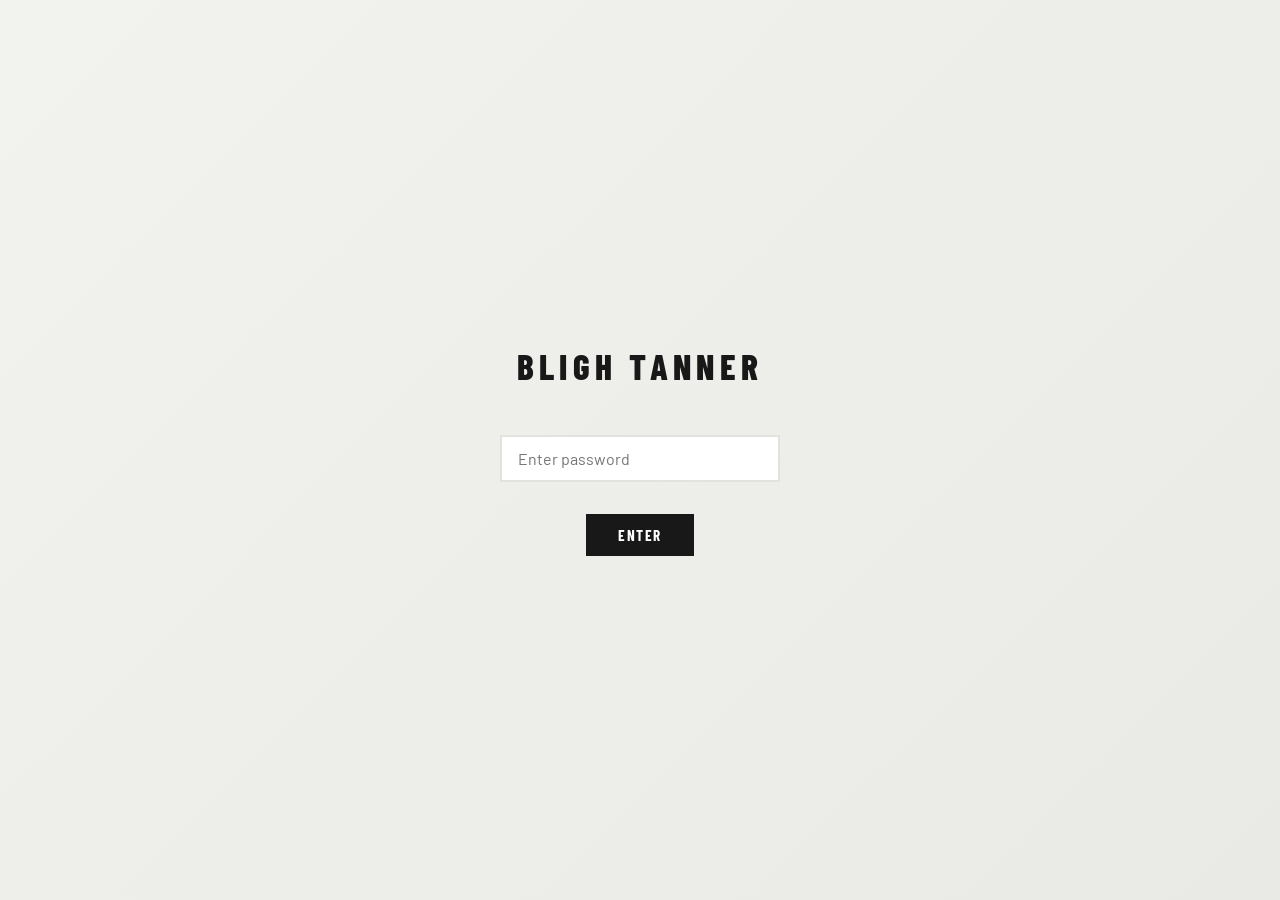
<file: index.html>
<!DOCTYPE html>
<html lang="en">
<head>
    <meta charset="UTF-8">
    <meta name="viewport" content="width=device-width, initial-scale=1.0">
    <title>Bligh Tanner | Engineering Tools</title>
    <link href="https://fonts.googleapis.com/css2?family=Barlow:wght@300;400;500&family=Barlow+Condensed:wght@700;800&display=swap" rel="stylesheet">
    <style>
        * {
            margin: 0;
            padding: 0;
            box-sizing: border-box;
        }

        :root {
            --cyan: #00AEEF;
            --ink: #181818;
            --mid: #666;
            --muted: #aaa;
            --rule: #e2e2de;
            --bg: #f2f2ef;
            --card: #ffffff;
            --chrome: #e9e9e5;
            --coming: #eaeae6;
        }

        html, body {
            width: 100%;
            height: 100%;
            margin: 0;
            padding: 0;
            font-family: 'Barlow', sans-serif;
            background-color: var(--bg);
            color: var(--ink);
            overflow: hidden;
        }

        /* Password gate */
        #passwordGate {
            display: flex;
            align-items: center;
            justify-content: center;
            position: fixed;
            top: 0;
            left: 0;
            width: 100%;
            height: 100%;
            background: linear-gradient(135deg, var(--bg) 0%, var(--chrome) 100%);
            z-index: 1000;
            opacity: 1;
            transition: opacity 0.4s ease-out;
        }

        #passwordGate.hidden {
            opacity: 0;
            pointer-events: none;
        }

        .password-container {
            display: flex;
            flex-direction: column;
            align-items: center;
            gap: 2rem;
            text-align: center;
        }

        .password-logo {
            font-family: 'Barlow Condensed', sans-serif;
            font-size: 2.2rem;
            font-weight: 800;
            letter-spacing: 0.15em;
            color: var(--ink);
            margin-bottom: 1rem;
        }

        .password-input {
            width: 280px;
            padding: 0.75rem 1rem;
            font-family: 'Barlow', sans-serif;
            font-size: 1rem;
            border: 2px solid var(--rule);
            background: var(--card);
            color: var(--ink);
            transition: border-color 0.2s ease;
        }

        .password-input:focus {
            outline: none;
            border-color: var(--cyan);
        }

        .password-btn {
            padding: 0.75rem 2rem;
            font-family: 'Barlow Condensed', sans-serif;
            font-size: 0.95rem;
            font-weight: 700;
            letter-spacing: 0.1em;
            text-transform: uppercase;
            background: var(--ink);
            color: var(--card);
            border: none;
            cursor: pointer;
            transition: all 0.2s ease;
        }

        .password-btn:hover {
            background: var(--cyan);
            color: var(--ink);
        }

        /* Main content */
        #mainContent {
            width: 100%;
            height: 100%;
            display: flex;
            flex-direction: column;
            opacity: 0;
            transition: opacity 0.6s ease-out 0.2s;
        }

        #mainContent.visible {
            opacity: 1;
        }

        /* Constrain content width on large monitors */
        .content-wrap {
            width: 100%;
            max-width: 1200px;
            margin: 0 auto;
            padding: 0 3rem;
        }

        /* Header */
        header {
            padding: 1.5rem 0;
            border-bottom: 1px solid var(--rule);
            flex-shrink: 0;
        }

        .header-left {
            font-family: 'Barlow Condensed', sans-serif;
            font-size: 1.1rem;
            font-weight: 700;
            letter-spacing: 0.12em;
            text-transform: uppercase;
            color: var(--ink);
        }

        .header-right {
            font-family: 'Barlow Condensed', sans-serif;
            font-size: 0.9rem;
            font-weight: 700;
            letter-spacing: 0.1em;
            text-transform: uppercase;
            color: var(--mid);
            text-align: right;
        }

        .header-right-line {
            display: block;
            line-height: 1.3;
        }

        /* Cyan rule */
        .cyan-rule {
            height: 2px;
            background: var(--cyan);
            flex-shrink: 0;
        }

        /* Main container */
        .main-container {
            flex: 1;
            display: flex;
            flex-direction: column;
            overflow-y: auto;
            overflow-x: hidden;
            padding: 2rem 0;
        }

        /* Hero title */
        .hero-title {
            font-family: 'Barlow Condensed', sans-serif;
            font-size: 2.8rem;
            font-weight: 800;
            letter-spacing: 0.08em;
            text-transform: uppercase;
            color: var(--ink);
            margin-bottom: 0.5rem;
            animation: fadeUpStagger 0.8s ease-out 0.3s both;
        }

        .hero-title .cyan-plus {
            color: var(--cyan);
        }

        /* Section label */
        .section-label {
            font-family: 'Barlow Condensed', sans-serif;
            font-size: 0.85rem;
            font-weight: 700;
            letter-spacing: 0.15em;
            text-transform: uppercase;
            color: var(--mid);
            margin-top: 2rem;
            margin-bottom: 0.5rem;
            animation: fadeUpStagger 0.8s ease-out 0.4s both;
        }

        .section-meta {
            font-family: 'Barlow', sans-serif;
            font-size: 0.9rem;
            font-weight: 400;
            color: var(--muted);
            margin-bottom: 1.5rem;
            animation: fadeUpStagger 0.8s ease-out 0.45s both;
        }

        /* Cards grid */
        .cards-grid {
            display: grid;
            grid-template-columns: repeat(3, 1fr);
            gap: 1.5rem;
            margin-bottom: 2rem;
        }

        /* Live card */
        .card-live {
            background: var(--card);
            border: 1px solid var(--rule);
            padding: 1.5rem;
            display: flex;
            flex-direction: column;
            gap: 1rem;
            transition: all 0.3s ease;
            cursor: pointer;
            position: relative;
            text-decoration: none;
            color: inherit;
            animation: fadeUpStagger 0.8s ease-out 0.5s both;
            box-shadow: 0 2px 8px rgba(24, 24, 24, 0.08);
        }

        .card-live:nth-child(2) {
            animation-delay: 0.6s;
        }

        .card-live:nth-child(3) {
            animation-delay: 0.7s;
        }

        .card-live:hover {
            border-color: var(--cyan);
            box-shadow: 0 8px 24px rgba(0, 174, 239, 0.15);
            transform: translateY(-4px);
        }

        /* Thumbnail illustration area */
        .card-illustration {
            width: 100%;
            aspect-ratio: 4 / 3;
            overflow: hidden;
            background: var(--bg);
            border: 1px solid var(--rule);
            position: relative;
        }

        .card-illustration img {
            width: 100%;
            height: 100%;
            object-fit: cover;
            display: block;
        }

        /* Live badge */
        .badge-live {
            align-self: flex-start;
            display: inline-block;
            padding: 0.4rem 0.8rem;
            border: 2px solid var(--cyan);
            color: var(--cyan);
            font-family: 'Barlow Condensed', sans-serif;
            font-size: 0.75rem;
            font-weight: 700;
            letter-spacing: 0.1em;
            text-transform: uppercase;
            background: transparent;
        }

        /* Card content */
        .card-content {
            display: flex;
            flex-direction: column;
            gap: 0.5rem;
            flex: 1;
        }

        .card-title {
            font-family: 'Barlow Condensed', sans-serif;
            font-size: 1.15rem;
            font-weight: 800;
            letter-spacing: 0.12em;
            text-transform: uppercase;
            color: var(--ink);
        }

        .card-description {
            font-family: 'Barlow', sans-serif;
            font-size: 0.95rem;
            font-weight: 400;
            color: var(--mid);
            line-height: 1.4;
        }

        .card-standards {
            font-family: 'Barlow Condensed', sans-serif;
            font-size: 0.8rem;
            font-weight: 500;
            letter-spacing: 0.08em;
            color: var(--muted);
            text-transform: uppercase;
            margin-top: 0.5rem;
            line-height: 1.3;
        }

        /* Coming soon section */
        .coming-section {
            margin-top: 2rem;
            animation: fadeUpStagger 0.8s ease-out 0.8s both;
        }

        .coming-label {
            font-family: 'Barlow Condensed', sans-serif;
            font-size: 0.85rem;
            font-weight: 700;
            letter-spacing: 0.15em;
            text-transform: uppercase;
            color: var(--mid);
            margin-bottom: 1rem;
        }

        /* Coming soon grid */
        .coming-grid {
            display: grid;
            grid-template-columns: repeat(4, 1fr);
            gap: 1rem;
        }

        /* Coming soon card */
        .card-coming {
            background: var(--coming);
            border: 1px solid var(--rule);
            padding: 1rem;
            display: flex;
            flex-direction: column;
            gap: 0.8rem;
            opacity: 0.7;
            position: relative;
        }

        .card-coming-illustration {
            width: 100%;
            aspect-ratio: 4 / 3;
            overflow: hidden;
            background: var(--bg);
            border: 1px solid var(--rule);
            position: relative;
        }

        .card-coming-illustration img {
            width: 100%;
            height: 100%;
            object-fit: cover;
            display: block;
        }

        .badge-coming {
            display: inline-flex;
            align-items: center;
            gap: 0.4rem;
            align-self: flex-start;
            padding: 0.3rem 0.6rem;
            border: 1px solid var(--muted);
            color: var(--muted);
            font-family: 'Barlow Condensed', sans-serif;
            font-size: 0.7rem;
            font-weight: 700;
            letter-spacing: 0.08em;
            text-transform: uppercase;
            background: transparent;
        }

        .lock-icon {
            width: 12px;
            height: 12px;
            display: inline-block;
        }

        .card-coming-title {
            font-family: 'Barlow Condensed', sans-serif;
            font-size: 1rem;
            font-weight: 800;
            letter-spacing: 0.12em;
            text-transform: uppercase;
            color: var(--ink);
        }

        /* Grey rule */
        .grey-rule {
            height: 1px;
            background: var(--rule);
            margin: 2rem 0;
        }

        /* Footer */
        footer {
            padding: 1.5rem 0;
            border-top: 1px solid var(--rule);
            font-family: 'Barlow', sans-serif;
            font-size: 0.85rem;
            color: var(--muted);
            flex-shrink: 0;
        }

        .footer-left {
            text-align: left;
        }

        .footer-right {
            text-align: right;
            font-family: 'Barlow Condensed', sans-serif;
            font-weight: 700;
            letter-spacing: 0.08em;
            text-transform: uppercase;
        }

        /* Animations */
        @keyframes fadeUpStagger {
            from {
                opacity: 0;
                transform: translateY(20px);
            }
            to {
                opacity: 1;
                transform: translateY(0);
            }
        }

        /* Responsive — keep 3-col live / 4-col coming on most screens */
        @media (max-width: 1000px) {
            .cards-grid {
                grid-template-columns: repeat(2, 1fr);
            }
            .coming-grid {
                grid-template-columns: repeat(2, 1fr);
            }
        }

        @media (max-width: 680px) {
            .cards-grid,
            .coming-grid {
                grid-template-columns: 1fr;
            }
            header .content-wrap,
            footer .content-wrap {
                flex-direction: column;
                gap: 0.5rem;
                text-align: center;
            }
            .header-right {
                text-align: center;
            }
            .hero-title {
                font-size: 2rem;
            }
            .content-wrap {
                padding: 0 1.5rem;
            }
        }
    </style>
</head>
<body>
    <!-- Password gate -->
    <div id="passwordGate">
        <div class="password-container">
            <div class="password-logo">BLIGH TANNER</div>
            <input type="password" id="passwordInput" class="password-input" placeholder="Enter password">
            <button id="passwordBtn" class="password-btn">ENTER</button>
        </div>
    </div>

    <!-- Main content -->
    <div id="mainContent">
        <!-- Header -->
        <header>
            <div class="content-wrap" style="display:flex;justify-content:space-between;align-items:center;">
                <div class="header-left">BLIGH TANNER | ENGINEERING TOOLS</div>
                <div class="header-right">
                    <span class="header-right-line">BUILDING STRUCTURES</span>
                    <span class="header-right-line">BRISBANE • INTERNAL USE ONLY</span>
                </div>
            </div>
        </header>

        <!-- Cyan rule -->
        <div class="cyan-rule"></div>

        <!-- Main container -->
        <div class="main-container">
          <div class="content-wrap">
            <!-- Hero title -->
            <h1 class="hero-title">STRUCTURAL <span class="cyan-plus">+</span> DESIGN TOOLS</h1>

            <!-- Available Now section -->
            <div class="section-label">AVAILABLE NOW</div>
            <div class="section-meta">8 tools · Click to open</div>

            <!-- Live tools cards -->
            <div class="cards-grid">
                <!-- StructuralSketch -->
                <a href="./structural-sketch/" target="_blank" class="card-live">
                    <div class="card-illustration">
                        <img src="./img/structural-sketch.png" alt="StructuralSketch — multi-level structural documentation">
                    </div>
                    <div class="badge-live">LIVE</div>
                    <div class="card-content">
                        <div class="card-title">STRUCTURALSKETCH</div>
                        <div class="card-description">Multi-level structural documentation & details</div>
                        <div class="card-standards">AS 3600 | AS 4100 | AS 1720.1</div>
                    </div>
                </a>

                <!-- 2D Details -->
                <a href="./2D-Details/" target="_blank" class="card-live">
                    <div class="card-illustration">
                        <img src="./img/2d-details.png" alt="2D Details — precision steel connection drafting">
                    </div>
                    <div class="badge-live">LIVE</div>
                    <div class="card-content">
                        <div class="card-title">2D DETAILS</div>
                        <div class="card-description">Precision steel connection drafting & export</div>
                        <div class="card-standards">AS 4100 | DXF, PDF EXPORT</div>
                    </div>
                </a>

                <!-- UB Splice -->
                <a href="./ub-splice/" target="_blank" class="card-live">
                    <div class="card-illustration">
                        <img src="./img/ub-splice.png" alt="UB Splice — moment splice checker + 3D visualiser">
                    </div>
                    <div class="badge-live">LIVE</div>
                    <div class="card-content">
                        <div class="card-title">UB SPLICE</div>
                        <div class="card-description">Moment splice checker + live 3D visualiser</div>
                        <div class="card-standards">AS 4100 | MS·B/T/F | SVG EXPORT</div>
                    </div>
                </a>

                <!-- Structural Inspections -->
                <a href="./Structural-Inspections/" target="_blank" class="card-live">
                    <div class="card-illustration">
                        <img src="./img/structural-inspections.png" alt="Structural Inspections — on-site inspection PWA with PDF reports">
                    </div>
                    <div class="badge-live">LIVE</div>
                    <div class="card-content">
                        <div class="card-title">STRUCTURAL INSPECTIONS</div>
                        <div class="card-description">On-site PWA: mark up plans, capture photos, email the builder a signed PDF before leaving site</div>
                        <div class="card-standards">AS 3600 | AS 4100 | AS 1720.1 | HOLD POINTS</div>
                    </div>
                </a>

                <!-- Concrete Column Designer -->
                <a href="./concrete-column/index.html" target="_blank" class="card-live">
                    <div class="card-illustration">
                        <img src="./img/concrete-column.png" alt="Concrete Column Designer — AS 3600 N-M interaction with 3D, charts and PDF">
                    </div>
                    <div class="badge-live">LIVE</div>
                    <div class="card-content">
                        <div class="card-title">CONCRETE COLUMN</div>
                        <div class="card-description">RC column design with live 3D, N-M interaction diagram and full AS 3600 calc PDF</div>
                        <div class="card-standards">AS 3600 | AS/NZS 1170.0 | RECT · SQUARE · CIRC</div>
                    </div>
                </a>

                <!-- Pad Footing Designer -->
                <a href="./pad-footings/index.html" target="_blank" class="card-live">
                    <div class="card-illustration">
                        <img src="./img/pad-footings.png" alt="Pad Footing Designer — AS 3600 isolated spread footing with bearing, flexure, shear & punching checks">
                    </div>
                    <div class="badge-live">LIVE</div>
                    <div class="card-content">
                        <div class="card-title">PAD FOOTING</div>
                        <div class="card-description">Isolated spread footing design with live 3D, soil pressure diagram and full AS 3600 calc PDF</div>
                        <div class="card-standards">AS 3600 | AS/NZS 1170.0 | BEARING · FLEXURE · PUNCHING</div>
                    </div>
                </a>

                <!-- Blockwork Wall Designer -->
                <a href="./blockwork-walls/index.html" target="_blank" class="card-live">
                    <div class="card-illustration">
                        <img src="./img/blockwork-walls.png" alt="Blockwork Wall Designer — AS 3700 reinforced & unreinforced masonry wall checks">
                    </div>
                    <div class="badge-live">LIVE</div>
                    <div class="card-content">
                        <div class="card-title">BLOCKWORK WALLS</div>
                        <div class="card-description">Reinforced & unreinforced masonry wall design with vertical, lateral and shear capacity checks to AS 3700</div>
                        <div class="card-standards">AS 3700 | AS/NZS 1170.0 | RC · URM · SHEAR</div>
                    </div>
                </a>

                <!-- Retaining Wall Designer -->
                <a href="./retaining-wall/index.html" target="_blank" class="card-live">
                    <div class="card-illustration">
                        <img src="./img/retaining-wall.png" alt="Retaining Wall Designer — AS 4678 cantilever wall stability + AS 3600 component design">
                    </div>
                    <div class="badge-live">LIVE</div>
                    <div class="card-content">
                        <div class="card-title">RETAINING WALL</div>
                        <div class="card-description">Cantilever retaining wall design with Rankine earth pressure, sliding & overturning checks, bearing diagram and full reinforcement design</div>
                        <div class="card-standards">AS 4678 | AS 3600 | AS/NZS 1170.0 | STABILITY · BEARING · FLEXURE</div>
                    </div>
                </a>
            </div>

            <!-- Grey rule -->
            <div class="grey-rule"></div>

            <!-- Coming Soon section -->
            <div class="coming-section">
                <div class="coming-label">COMING SOON</div>
                <div class="coming-grid">
                    <!-- Member Design -->
                    <div class="card-coming">
                        <div class="card-coming-illustration">
                            <img src="./img/member-design.png" alt="Member Design">
                        </div>
                        <div class="badge-coming">
                            <svg class="lock-icon" viewBox="0 0 16 16" xmlns="http://www.w3.org/2000/svg">
                                <path d="M8 1C5.2 1 3 3.2 3 6v2H2v8h12v-8h-1V6c0-2.8-2.2-5-5-5zm0 2c1.7 0 3 1.3 3 3v2H5V6c0-1.7 1.3-3 3-3z" fill="currentColor"/>
                            </svg>
                            COMING SOON
                        </div>
                        <div class="card-coming-title">MEMBER DESIGN</div>
                    </div>

                    <!-- Sketch to CAD -->
                    <div class="card-coming">
                        <div class="card-coming-illustration">
                            <img src="./img/sketch-to-cad.png" alt="Sketch to CAD">
                        </div>
                        <div class="badge-coming">
                            <svg class="lock-icon" viewBox="0 0 16 16" xmlns="http://www.w3.org/2000/svg">
                                <path d="M8 1C5.2 1 3 3.2 3 6v2H2v8h12v-8h-1V6c0-2.8-2.2-5-5-5zm0 2c1.7 0 3 1.3 3 3v2H5V6c0-1.7 1.3-3 3-3z" fill="currentColor"/>
                            </svg>
                            COMING SOON
                        </div>
                        <div class="card-coming-title">SKETCH TO CAD</div>
                    </div>

                    <!-- Base Plate Design -->
                    <div class="card-coming">
                        <div class="card-coming-illustration">
                            <img src="./img/base-plate.png" alt="Base Plate Design">
                        </div>
                        <div class="badge-coming">
                            <svg class="lock-icon" viewBox="0 0 16 16" xmlns="http://www.w3.org/2000/svg">
                                <path d="M8 1C5.2 1 3 3.2 3 6v2H2v8h12v-8h-1V6c0-2.8-2.2-5-5-5zm0 2c1.7 0 3 1.3 3 3v2H5V6c0-1.7 1.3-3 3-3z" fill="currentColor"/>
                            </svg>
                            COMING SOON
                        </div>
                        <div class="card-coming-title">BASE PLATE DESIGN</div>
                    </div>

                    <!-- Timber Connection -->
                    <div class="card-coming">
                        <div class="card-coming-illustration">
                            <img src="./img/timber-connection.png" alt="Timber Connection">
                        </div>
                        <div class="badge-coming">
                            <svg class="lock-icon" viewBox="0 0 16 16" xmlns="http://www.w3.org/2000/svg">
                                <path d="M8 1C5.2 1 3 3.2 3 6v2H2v8h12v-8h-1V6c0-2.8-2.2-5-5-5zm0 2c1.7 0 3 1.3 3 3v2H5V6c0-1.7 1.3-3 3-3z" fill="currentColor"/>
                            </svg>
                            COMING SOON
                        </div>
                        <div class="card-coming-title">TIMBER CONNECTION</div>
                    </div>
                </div>
            </div>
          </div>
        </div>

        <!-- Footer -->
        <footer>
            <div class="content-wrap" style="display:flex;justify-content:space-between;align-items:center;">
                <div class="footer-left">© BLIGH TANNER PTY LTD · BRISBANE · INTERNAL USE ONLY</div>
                <div class="footer-right">BUILDING STRUCTURES DIVISION</div>
            </div>
        </footer>
    </div>

    <!-- JavaScript -->
    <script>
        // Password gate logic
        const PASSWORD = 'BlighTanner';
        const SESSION_KEY = 'bt-tools-auth';
        const passwordGate = document.getElementById('passwordGate');
        const mainContent = document.getElementById('mainContent');
        const passwordInput = document.getElementById('passwordInput');
        const passwordBtn = document.getElementById('passwordBtn');

        // Check if already authenticated
        function checkAuth() {
            const auth = sessionStorage.getItem(SESSION_KEY);
            if (auth === 'true') {
                revealContent();
            }
        }

        // Handle password submission
        function submitPassword() {
            if (passwordInput.value === PASSWORD) {
                sessionStorage.setItem(SESSION_KEY, 'true');
                revealContent();
            } else {
                passwordInput.value = '';
                passwordInput.style.borderColor = '#FF6B6B';
                setTimeout(() => {
                    passwordInput.style.borderColor = 'var(--rule)';
                }, 300);
            }
        }

        // Reveal main content
        function revealContent() {
            passwordGate.classList.add('hidden');
            setTimeout(() => {
                mainContent.classList.add('visible');
            }, 100);
        }

        // Event listeners
        passwordBtn.addEventListener('click', submitPassword);
        passwordInput.addEventListener('keypress', (e) => {
            if (e.key === 'Enter') {
                submitPassword();
            }
        });

        // Initialize
        checkAuth();
    </script>
</body>
</html>
</file>
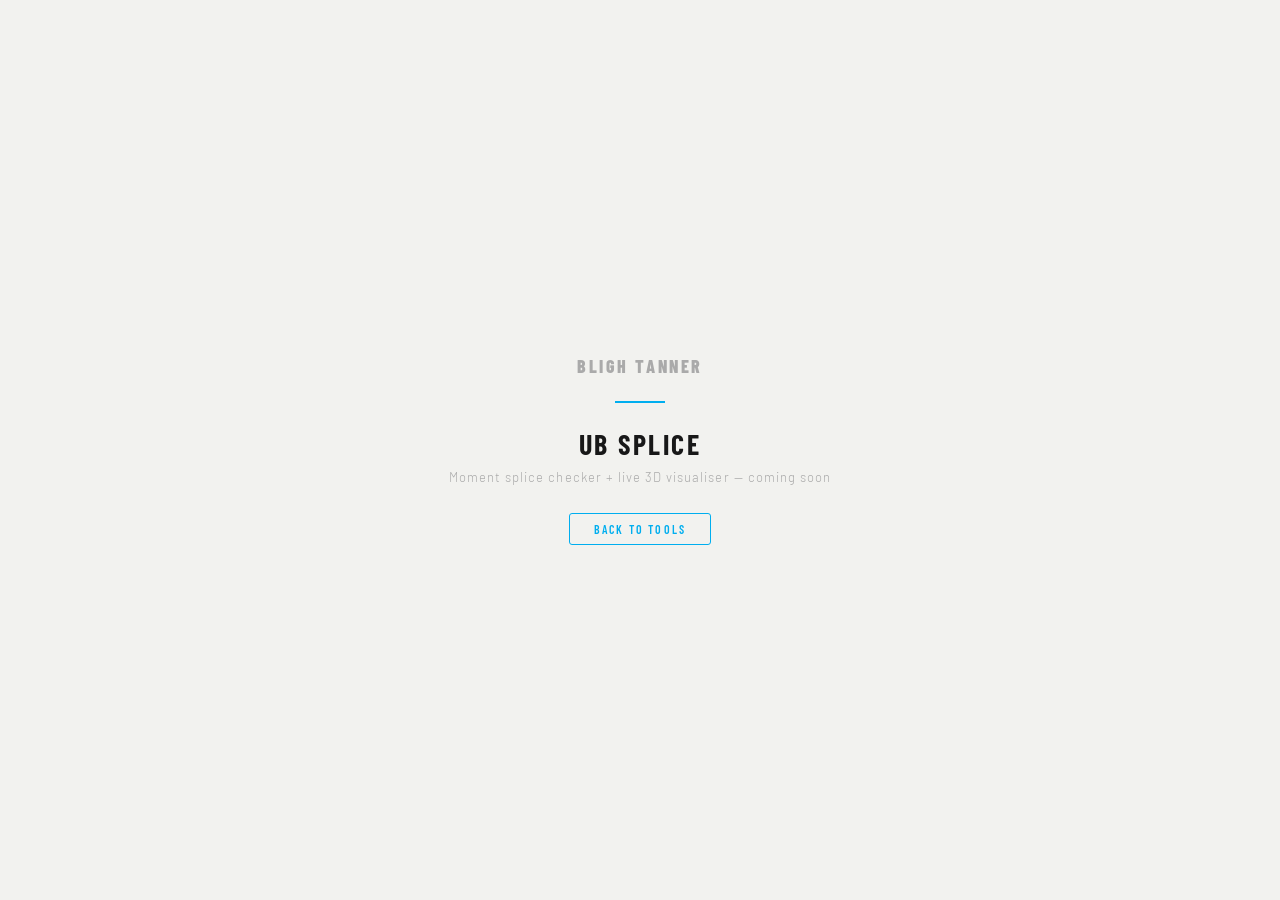
<file: ub-splice/index.html>
<!DOCTYPE html>
<html lang="en">
<head>
  <meta charset="UTF-8">
  <meta name="viewport" content="width=device-width, initial-scale=1.0">
  <title>UB Splice — Coming Soon</title>
  <link rel="preconnect" href="https://fonts.googleapis.com">
  <link rel="preconnect" href="https://fonts.gstatic.com" crossorigin>
  <link href="https://fonts.googleapis.com/css2?family=Barlow+Condensed:wght@300;400;600;700;800&family=Barlow:wght@300;400;500;600&display=swap" rel="stylesheet">
  <style>
    *, *::before, *::after { box-sizing: border-box; margin: 0; padding: 0; }
    :root { --cyan: #00AEEF; --ink: #181818; --muted: #aaa; --bg: #f2f2ef; }
    html, body {
      height: 100%; background: var(--bg);
      font-family: 'Barlow', sans-serif;
      -webkit-font-smoothing: antialiased;
      display: flex; align-items: center; justify-content: center;
      flex-direction: column; color: var(--ink);
    }
    .wm {
      font-family: 'Barlow Condensed', sans-serif;
      font-weight: 800; font-size: 18px;
      letter-spacing: 0.14em; text-transform: uppercase;
      margin-bottom: 24px; color: var(--muted);
    }
    .rule { width: 50px; height: 2px; background: var(--cyan); margin-bottom: 24px; }
    h1 {
      font-family: 'Barlow Condensed', sans-serif;
      font-weight: 700; font-size: 28px;
      letter-spacing: 0.09em; text-transform: uppercase;
      margin-bottom: 8px;
    }
    p {
      font-size: 13px; color: var(--muted); font-weight: 300;
      letter-spacing: 0.08em; margin-bottom: 28px;
    }
    a {
      font-family: 'Barlow Condensed', sans-serif;
      font-size: 12px; font-weight: 600;
      letter-spacing: 0.18em; text-transform: uppercase;
      color: var(--cyan); text-decoration: none;
      border: 1px solid var(--cyan); padding: 8px 24px;
      border-radius: 3px; transition: all 0.2s;
    }
    a:hover { background: var(--cyan); color: #fff; }
  </style>
</head>
<body>
  <div class="wm">Bligh Tanner</div>
  <div class="rule"></div>
  <h1>UB Splice</h1>
  <p>Moment splice checker + live 3D visualiser — coming soon</p>
  <a href="../">Back to Tools</a>
</body>
</html>
</file>
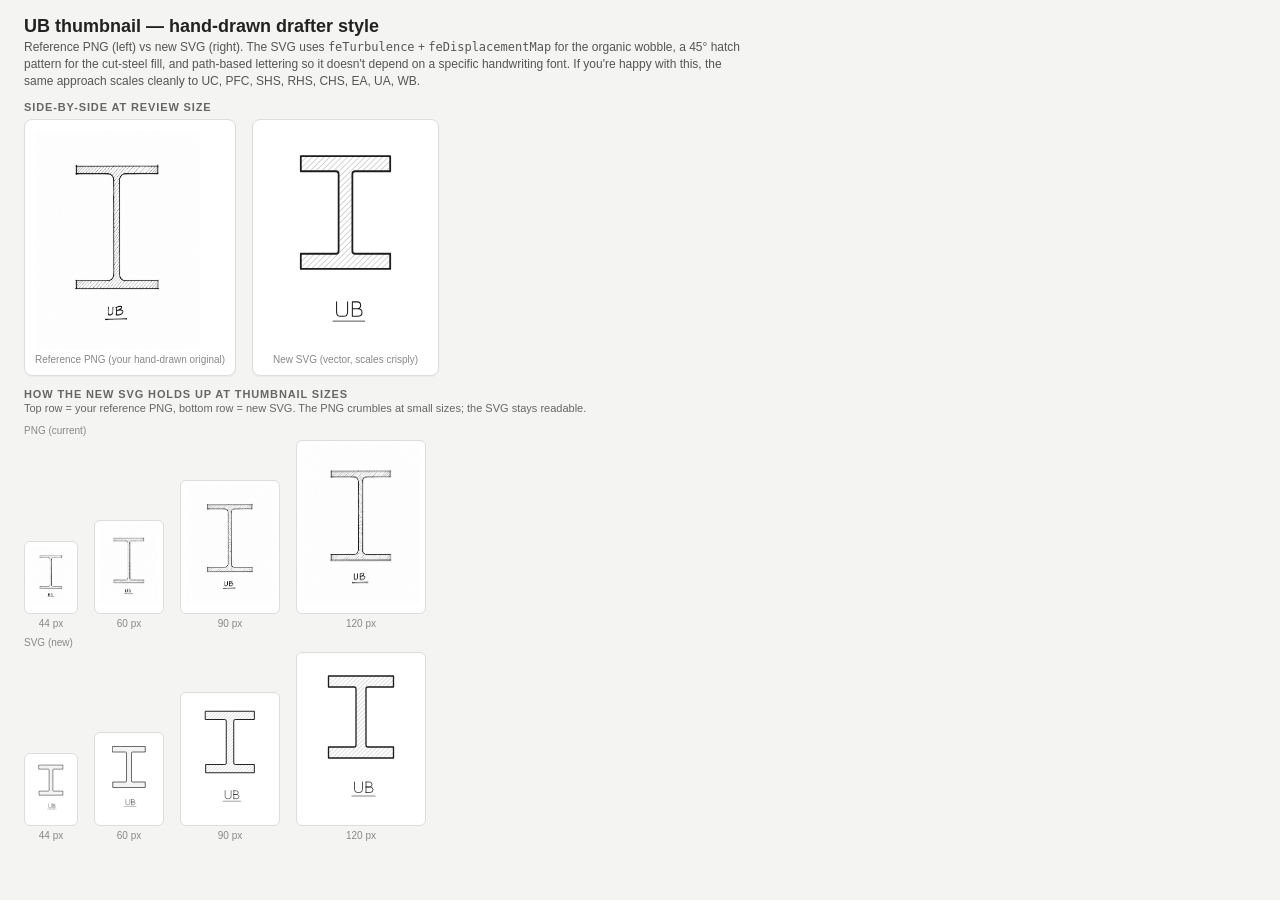
<file: 2D-Details/Thumbnails-SVG/preview.html>
<!DOCTYPE html>
<html lang="en">
<head>
<meta charset="UTF-8"/>
<title>UB thumbnail — review</title>
<style>
  body  { font-family: -apple-system, BlinkMacSystemFont, "Segoe UI", sans-serif;
          background: #f4f4f2; color: #222; margin: 0; padding: 16px 24px 24px; }
  h1    { margin: 0 0 2px; font-size: 18px; font-weight: 600; }
  p.lead{ margin: 0 0 12px; color: #555; max-width: 720px; line-height: 1.4; font-size: 12px; }
  h2    { font-size: 11px; text-transform: uppercase; letter-spacing: 0.08em;
          color: #666; margin: 12px 0 6px; font-weight: 600; }
  .row  { display: flex; gap: 16px; align-items: flex-start; flex-wrap: wrap; }
  .card { background: #fff; border: 1px solid #ddd; border-radius: 8px;
          padding: 10px; box-shadow: 0 1px 2px rgba(0,0,0,0.04); }
  .card .lbl { font-size: 10px; color: #888; margin-top: 4px; text-align: center; }
  .card img, .card object { display: block; width: 165px; height: 220px; }

  /* Thumbnail-size strip — the real-world use case. */
  .strip { display: flex; gap: 16px; align-items: flex-end; }
  .strip .cell { display: flex; flex-direction: column; align-items: center; gap: 4px; }
  .strip .cell .src { background: #fff; border: 1px solid #ddd; border-radius: 6px;
                       padding: 4px; }
  .strip .cell .sz  { font-size: 10px; color: #888; }
  .px-44 img, .px-44 object { width: 44px;  height: 59px; }
  .px-60 img, .px-60 object { width: 60px;  height: 80px; }
  .px-90 img, .px-90 object { width: 90px;  height: 120px; }
  .px-120 img, .px-120 object { width: 120px; height: 160px; }

  .compare-row { display: flex; gap: 24px; }
</style>
</head>
<body>
  <h1>UB thumbnail — hand-drawn drafter style</h1>
  <p class="lead">
    Reference PNG (left) vs new SVG (right). The SVG uses
    <code>feTurbulence</code> + <code>feDisplacementMap</code> for the
    organic wobble, a 45° hatch pattern for the cut-steel fill, and
    path-based lettering so it doesn't depend on a specific handwriting
    font. If you're happy with this, the same approach scales cleanly
    to UC, PFC, SHS, RHS, CHS, EA, UA, WB.
  </p>

  <h2>Side-by-side at review size</h2>
  <div class="row">
    <div class="card">
      <img src="../Images/UB-thumbnail.png" alt="reference PNG"/>
      <div class="lbl">Reference PNG (your hand-drawn original)</div>
    </div>
    <div class="card">
      <object data="ub-thumbnail.svg" type="image/svg+xml"></object>
      <div class="lbl">New SVG (vector, scales crisply)</div>
    </div>
  </div>

  <h2>How the new SVG holds up at thumbnail sizes</h2>
  <p style="color:#666;font-size:11px;margin-top:-4px;max-width:720px;">
    Top row = your reference PNG, bottom row = new SVG. The PNG crumbles at small
    sizes; the SVG stays readable.
  </p>

  <div class="compare-row">
    <div>
      <div style="font-size:10px;color:#888;margin-bottom:4px;">PNG (current)</div>
      <div class="strip">
        <div class="cell px-44">
          <div class="src"><img src="../Images/UB-thumbnail.png"/></div>
          <div class="sz">44 px</div>
        </div>
        <div class="cell px-60">
          <div class="src"><img src="../Images/UB-thumbnail.png"/></div>
          <div class="sz">60 px</div>
        </div>
        <div class="cell px-90">
          <div class="src"><img src="../Images/UB-thumbnail.png"/></div>
          <div class="sz">90 px</div>
        </div>
        <div class="cell px-120">
          <div class="src"><img src="../Images/UB-thumbnail.png"/></div>
          <div class="sz">120 px</div>
        </div>
      </div>
    </div>
  </div>

  <div class="compare-row" style="margin-top:8px;">
    <div>
      <div style="font-size:10px;color:#888;margin-bottom:4px;">SVG (new)</div>
      <div class="strip">
        <div class="cell px-44">
          <div class="src"><object data="ub-thumbnail.svg" type="image/svg+xml"></object></div>
          <div class="sz">44 px</div>
        </div>
        <div class="cell px-60">
          <div class="src"><object data="ub-thumbnail.svg" type="image/svg+xml"></object></div>
          <div class="sz">60 px</div>
        </div>
        <div class="cell px-90">
          <div class="src"><object data="ub-thumbnail.svg" type="image/svg+xml"></object></div>
          <div class="sz">90 px</div>
        </div>
        <div class="cell px-120">
          <div class="src"><object data="ub-thumbnail.svg" type="image/svg+xml"></object></div>
          <div class="sz">120 px</div>
        </div>
      </div>
    </div>
  </div>
</body>
</html>
</file>
